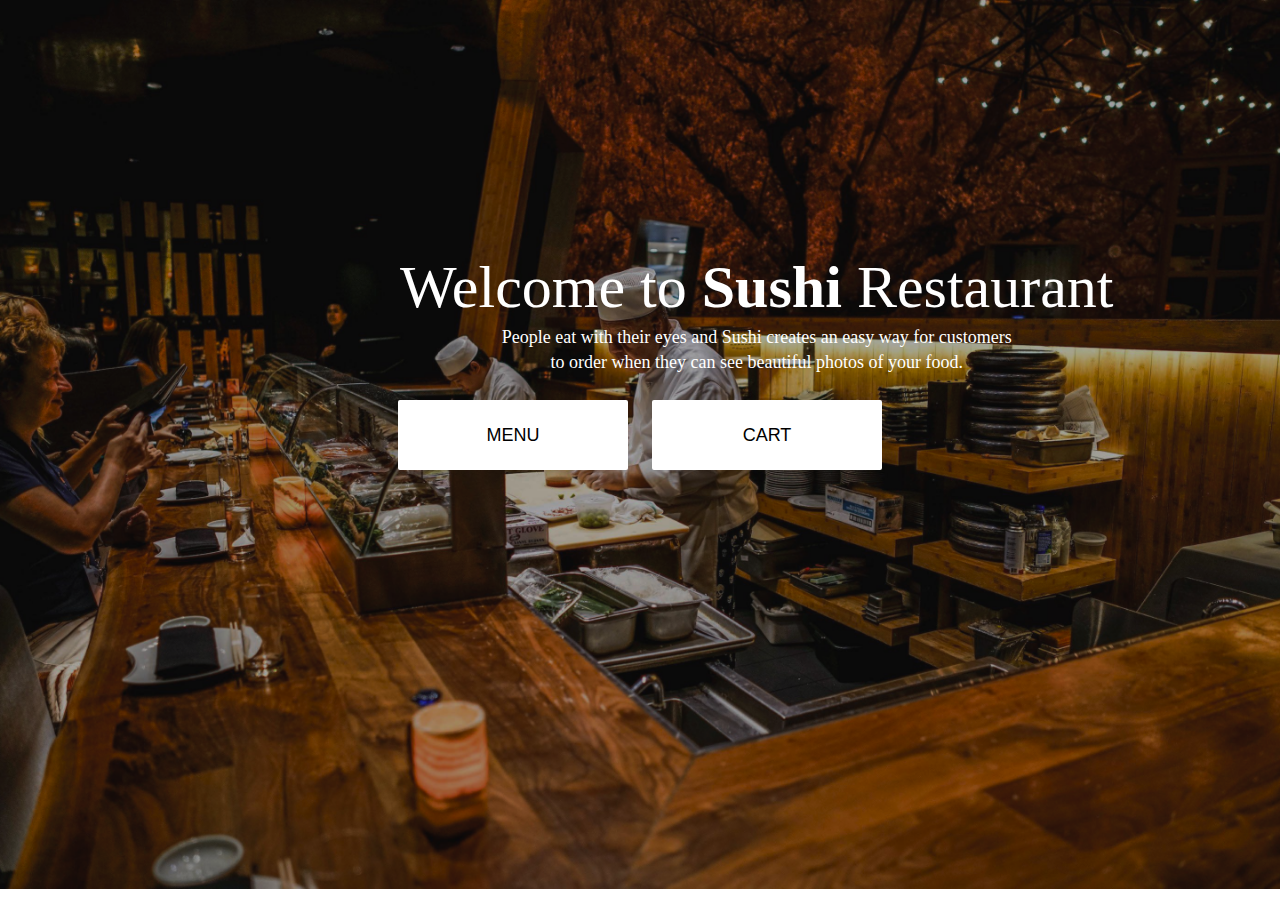
<file: index.html>
<!DOCTYPE html>
<html lang="en">
<head>
    <meta charset="UTF-8">
    <meta http-equiv="X-UA-Compatible" content="IE=edge">
    <meta name="viewport" content="width=device-width, initial-scale=1.0">
    <link rel="stylesheet" href="./CSS/style.css">
    <title>SUSHI FOODS</title>
</head>
<body>
    <main>
        <div class="background">
            <img src="./IMG/restaurant 1.png" alt="icon">
        </div>

        <div class="content">
            <h1>Welcome to <span>Sushi</span> Restaurant</h1>

            <p>People eat with their eyes and Sushi creates an easy way for customers <br>
               to order when they can see beautiful photos of your food.</p>
        </div>

        <div class="frontclick">
            <a href="menu.html"><button>MENU</button></a>
            <a href="cart.html"><button>CART</button></a>
        </div>
    </main>
</body>
</html>
</file>
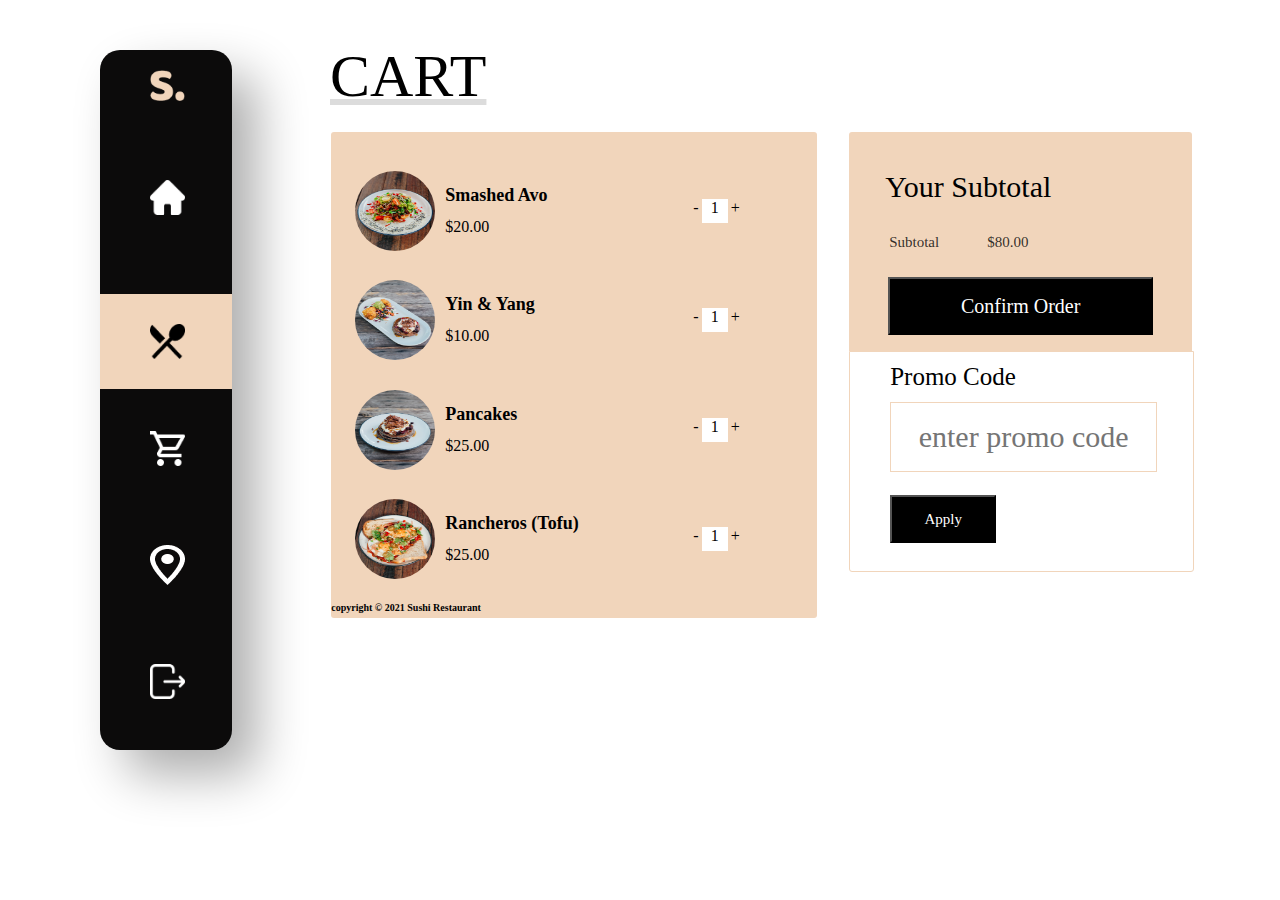
<file: cart.html>
<!DOCTYPE html>
<html lang="en">
<head>
    <meta charset="UTF-8">
    <meta http-equiv="X-UA-Compatible" content="IE=edge">
    <meta name="viewport" content="width=device-width, initial-scale=1.0">
    <title>SUSHI CART</title>
    <link rel="stylesheet" href="./CSS/cart.css">
</head>
<body>
    <main>
        <!-------------------------------------------- SIDE BAR ------------------------------------------------------- -->
        <section class="SideBar">
            <a href="index.html"><img src="./IMG/S..png" alt="#"></a> <br>
            <a href="#"><img src="./IMG/Home icon.png" alt="#"></a>
            <a href="#"><span><img src="./IMG/Cutlery.png" alt="#"><br></span> <br></a>
            <a href="#"><img src="./IMG/shopping_cart.png" alt="#"> <br></a>
            <a href="#"><img src="./IMG/Location.png" alt="#"> <br></a>
            <a href="#"><img src="./IMG/Exit Icon.png" alt="#"> <br></a>
        </section>

        <div class="text">
            <h1>CART</h1>
        </div>

    <!--------------------------------------------------------------- DISHES ---------------------------------------------------------------------->
       

    <section class="cartSection">
        <section class="sec">
            <section class="cartItems">
                <section class="cart">

                    <div class="ma">
                        <img class="cartImg" src="./IMG/Rectangle 9.png" alt="#">
                        <div>
                            <p>Smashed Avo</p>
                            <span>$20.00</span>
                        </div>
                    </div>
                    <div class="oprt">
                        <span>-</span>
                        <p>1</p>
                        <span>+</span>
                    </div>
                    <i class="fa-solid fa-xmark"></i>
                </section>
                <section class="cart">
                    <div class="ma">
                        <img class="cartImg" src="./IMG/Rectangle 10.png" alt="#">
                        <div>
                            <p>Yin & Yang</p>
                            <span>$10.00</span>
                        </div>
                    </div>
                    <div class="oprt">
                        <span>-</span>
                        <p>1</p>
                        <span>+</span>
                    </div>
                    <i class="fa-solid fa-xmark"></i>
                </section>
                <section class="cart">
                    <div class="ma">
                        <img class="cartImg" src="./IMG/Rectangle 11.png" alt="#">
                        <div>
                            <p>Pancakes</p>
                            <span>$25.00</span>
                        </div>
                    </div>
                    <div class="oprt">
                        <span>-</span>
                        <p>1</p>
                        <span>+</span>
                    </div>
                    <i class="fa-solid fa-xmark"></i>
                </section>
                <section class="cart">
                    <div class="ma">
                        <img class="cartImg" src="./IMG/Rectangle 12.png" alt="#">
                        <div>
                            <p>Rancheros (Tofu)</p>
                            <span>$25.00</span>
                        </div>
                    </div>
                    <div class="oprt">
                        <span>-</span>
                        <p>1</p>
                        <span>+</span>
                    </div>
                    <i class="fa-solid fa-xmark"></i>
                </section>
            </section>

            <section class="cartTotal">
                <section class="price">
                    <h1>Your Subtotal</h1>
                    <div  class="total">
                        <p>Subtotal</p>
                        <span>$80.00</span>
                    </div>
                    <div class="click1"><a href="#"><button class="btn1">Confirm Order</button></a></div>
                </section>
                <section class="price promo">
                    <form action="#">
                        <label for="Promo code">Promo Code</label>
                        <input type="text" placeholder="enter promo code">
                        <div><a href="#"><button class="btn2">Apply</button></a></div>
                    </form>
                </section>
            </section>
        </section>
        <p class="footer">copyright &copy; 2021 Sushi Restaurant</p>
    </section>
</section>
    </main>
</body>
</html>
</file>
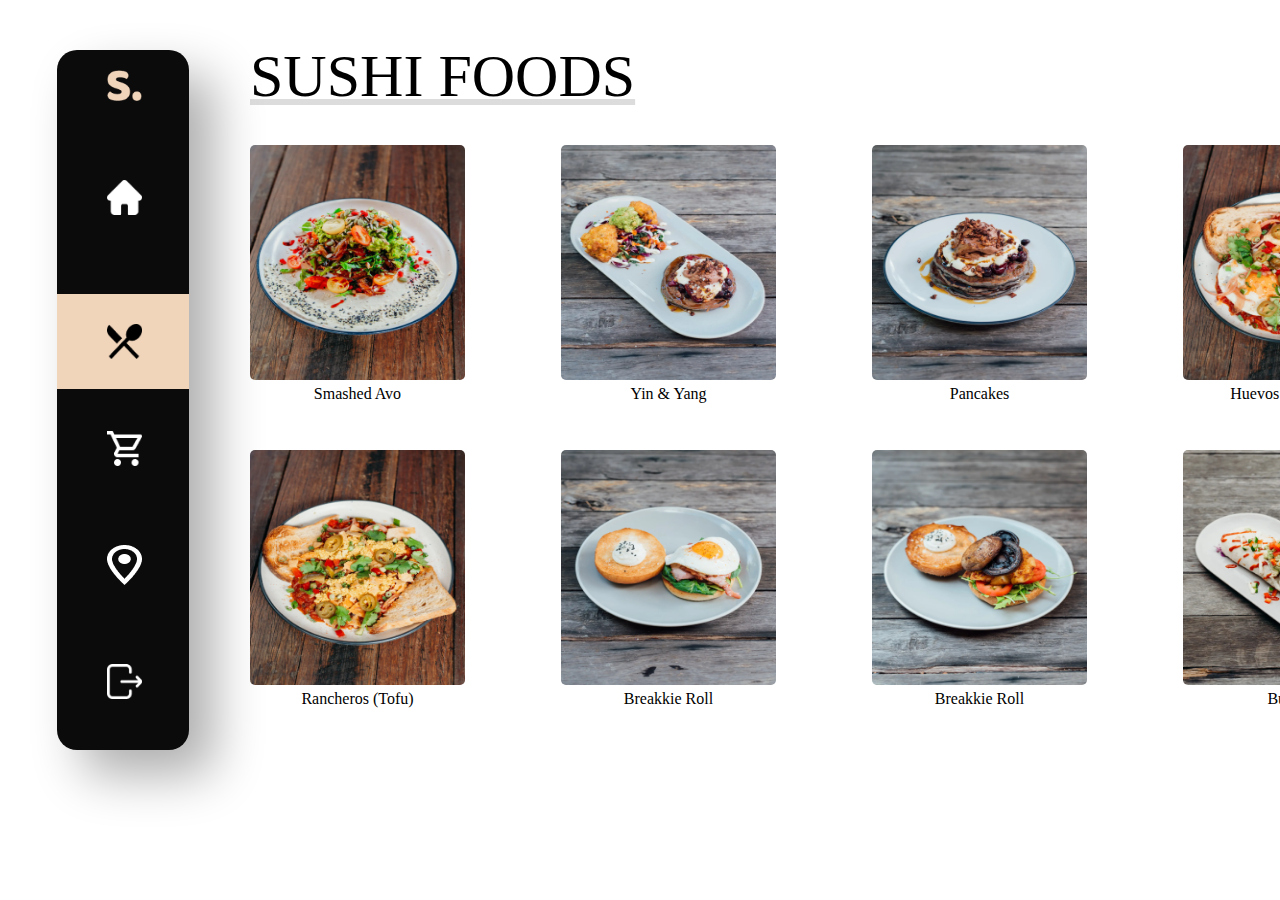
<file: menu.html>
<!DOCTYPE html>
<html lang="en">
<head>
    <meta charset="UTF-8">
    <meta http-equiv="X-UA-Compatible" content="IE=edge">
    <meta name="viewport" content="width=device-width, initial-scale=1.0">
    <title>SUSHI MENU</title>
    <link rel="stylesheet" href="./CSS/menu.css">
</head>
<body>
    <main>
        <!-------------------------------------------- SIDE BAR ------------------------------------------------------- -->
        <section class="SideBar">
            <a href="index.html"><img src="./IMG/S..png" alt="#"></a> <br>
            <a href="#"><img src="./IMG/Home icon.png" alt="#"></a>
            <a href="#"><span><img src="./IMG/Cutlery.png" alt="#"><br></span> <br></a>
            <a href="#"><img src="./IMG/shopping_cart.png" alt="#"> <br></a>
            <a href="#"><img src="./IMG/Location.png" alt="#"> <br></a>
            <a href="#"><img src="./IMG/Exit Icon.png" alt="#"> <br></a>
        </section>

        <div class="text">
            <h1>SUSHI FOODS</h1>
        </div>

            <!-------------------------------------------- DISHES ------------------------------------------------------- -->
        <div class="food">
            <section class="dishesUp">
                <a href="#">
                    <div>
                        <img src="./IMG/Rectangle 9.png" alt="#"> <br>
                        <p>Smashed Avo</p>
                    </div>
                </a>
    
                <a href="#">
                    <div>
                        <img src="./IMG/Rectangle 10.png" alt="#"> <br>
                        <p>Yin & Yang</p>  
                    </div>
                </a>
    
                <a href="#">
                    <div>
                        <img src="./IMG/Rectangle 11.png" alt="#"> <br>
                        <p>Pancakes</p>
                    </div>
                </a>
                
                <a href="">
                    <div>
                        <img src="./IMG/Rectangle 12.png" alt="#"> <br>
                        <p>Huevos Rancheros</p>
                    </div>
                </a> 
            </section>
                
                <!-------------------------------------------- DISHES DOWN------------------------------------------------------- -->
            <section class="dishesDown">
                <a href="">
                    <div>
                        <img src="./IMG/Rectangle 13.png" alt="#"> <br>
                        <p>Rancheros (Tofu)</p> 
                    </div>
                </a>
    
                <a href="">
                    <div>
                        <img src="./IMG/Rectangle 14.png" alt="#"> <br>
                        <p>Breakkie Roll</p>
                    </div>
                </a>
    
                <a href="">
                    <div>
                        <img src="./IMG/Rectangle 15.png" alt="#"> <br>
                        <p>Breakkie Roll</p>
                    </div>
                </a>
    
                <a href="#">
                    <div>
                        <img src="./IMG/Rectangle 16.png" alt="#"> <br>
                        <p>Burrito</p>
                    </div>
                </a>
            </div>
        </section>

    </main>
</body>
</html>
</file>
<file: CSS/style.css>
*{
    padding: 0;
    margin: 0;
}
main{
    position: relative;
    height: 100vh;
    overflow: hidden;
}
.background img{
    width: 100%;
    position: absolute;
}

.content{
    position: absolute;
    top: 250px;
    left: 400px;
}

.content h1{
    font-family: 'Mulish';
    font-style: normal;
    font-weight: 400;
    font-size: 60px;
    text-align: center;
    line-height: 75px;
    color: #FFFFFF;
}

.content h1 span{
    font-weight: bolder;
}

.content p{
    font-family: 'Mulish';
    font-style: normal;
    font-weight: 100;
    font-size: 18px;
    line-height: 25px;
    color: #FFFFFF;
    text-align: center;
}
.frontclick{
    position: relative;
    text-align: center;
    margin-top: 400px;
}

button{
    width: 230px;
    height: 70px;
    border-radius: 2px;
    background: #FFFFFF;
    color: black;
    font-size: 18px;
    font-weight: lighter;
    border: none;
    margin: 0 10px;
    cursor: pointer;
}

button a{
    text-decoration: none;
    color: #000;
}

button:hover{
    border: 2px solid blue;
}


/* ------------------------------ MENU PAGE SECTION -------------------------- */
</file>
<file: CSS/cart.css>
*{
    padding: 0;
    margin: 0;
}
/* ---------------------------------------------------------------------- MAIN -------------------------------------------------------------- */

main{
    background: #ffff;
    position: relative;
    height: 100vh;
    overflow: hidden; 
}

main .text h1{
    padding-left: 330px;
    margin-top: -705px;
    font-family: 'Mulish';
    font-style: normal;
    font-weight: 400;
    font-size: 60px;
    line-height: 63px;
    font-weight: 600px;
    text-decoration: underline gainsboro;
}

/* ----------------------------------------------------------------- SIDE BAR ----------------------------------------------------------------- */
.SideBar{
    background: #0C0B0B;
    flex-direction: column; 
    width: 200px;
    height: 400px;
    box-sizing: border-box;
    box-shadow: 30px, 25px, 50px, rgb(39, 4, 4);
    position: relative;
    width: 132px;
    height: 700px;
    margin-left: 100px;
    margin-top: 50px;
    border-radius: 20px;
    color: #F1D5BB;
    box-shadow: 25px 25px 50px rgb(174, 174, 174);
}

.SideBar img{
    margin-top: 20px;
    padding: 0 50px 55px;
    width: 35px;
}

.SideBar span img{
    background: #F1D5BB;
    padding-bottom: 30px;
    padding-top: 30px;
    padding-right: 47px;
}

/* -------------------------------------------------------------------- DISH -------------------------------------------------------------------- */
.cartItems{
    width: 438px;
    height: 438px;
    background: #F1D5BB;
    border-radius: 3px;
    margin-top: .5rem;
    padding: 1.5em;
    display: flex;
    flex-direction: column;
    justify-content: space-around;
}
.rec{
    width: 110px;
    height: 4px;
    background: #F1D5BB;
}
.menuIcon{
    width: 100px;
    height: 100px;
    background: #F1D5BB;
}
.menuIcon img{
    margin-left: 50%;
    margin-top: 50%;
    transform: translate(-50%, -50%);
}
.cartSection{
    margin-left: 20.7rem;
    margin-top: 1rem;
    position: relative;
}
.sec{
    display: flex;
    gap: 2rem;
}
.cartSection h1{
    font-family: 'Mulish';
    font-style: normal;
    font-weight: 400;
    font-size: 40px;
    line-height: 63px;
}
.cartTotal{
    display: flex;
    flex-direction: column;
    margin-top: .5rem;
}
.price{
    width: 343px;
    height: 219px;
    background: #F1D5BB;
    border-radius: 3px 3px 0 0;
}
.promo{
    width: 343px;
    height: 219px;
    background: #FFFFFF;
    border: 1px solid #F1D5BB;
    border-radius: 0 0 3px 3px;
    /* padding: 1.5em; */
}
.btn1{
    width: 265px;
    height: 58px;
    background: #000000;
    color: #fff;
    font-family: 'Mulish';
    font-style: normal;
    font-weight: 400;
    font-size: 20px;
    line-height: 38px;
    margin-top: .8em;
    cursor: pointer;
}
.total{
    display: flex;
    gap: 3em;
    margin-left: 2.5em;
    margin-top: .7em;
}
.total p, .total span{
    font-family: 'Mulish';
    font-style: normal;
    font-weight: 400;
    font-size: 15px;
    line-height: 38px;
    color: rgba(0, 0, 0, 0.8);
}
.price h1{
    font-family: 'Mulish';
    font-style: normal;
    font-weight: 400;
    font-size: 30px;
    line-height: 50px;
    color: #000000;
    margin-left: 1.2em;
    margin-top: 1em;
}
.click1{
    text-align: center;
}
form{
    display: flex;
    flex-direction: column;
    padding-left: 2.5em;
}
input{
    width: 265px;
    height: 68px;
    background: #FFFFFF;
    border: 1px solid #F1D5BB;
    font-family: 'Mulish';
    font-style: normal;
    font-weight: 200;
    font-size: 30px;
    line-height: 38px;
    text-align: center;
}
label{
    font-family: 'Mulish';
    font-style: normal;
    font-weight: 400;
    font-size: 25px;
    line-height: 50px;
    color: #000000;
}
.btn2{
    width: 106px;
    height: 48px;
    background: #000000;
    font-family: 'Mulish';
    font-style: normal;
    font-weight: 400;
    font-size: 15px;
    line-height: 38px;
    color: #FFFFFF;
    margin-top: 1.5em;
    cursor: pointer;
}
.footer{
    bottom: 0.5em;
    font-family: 'Mulish';
    font-style: normal;
    font-weight: 600;
    font-size: 10px;
    color: #000000;
    position: absolute;
}
.cartImg{
    width: 80px;
    height: 80px;
    border-radius: 50px;
}
.ma{
    display: flex;
    gap: 10px;
    font-family: 'Mulish';
    font-style: normal;
    font-weight: 600;
    font-size: 18px;
    line-height: 31px;
    color: #000000;
    align-items: center;
    width: 65%;
}
.ma span{
    font-family: 'Mulish';
    font-style: normal;
    font-weight: 400;
    font-size: 16px;
    line-height: 25px;
    color: #000000;

}
.oprt p{
    width: 26px;
    height: 24px;
    background: #FFFFFF;
    text-align: center;
}
.cart{
    display: flex;
    justify-content: space-between;
    align-items: center;
}
.oprt{
    display: flex;
    gap: 3px;
}
</file>
<file: CSS/menu.css>
*{
    padding: 0;
    margin: 0;
}
/* ---------------------------------------------------------------------- MAIN -------------------------------------------------------------- */

main{
    background: #ffff;
    position: relative;
    height: 100vh;
    overflow: hidden; 
}

main .text h1{
    padding-left: 250px;
    margin-top: -705px;
    font-family: 'Mulish';
    font-style: normal;
    font-weight: 400;
    font-size: 60px;
    line-height: 63px;
    font-weight: 600px;
    text-decoration: underline gainsboro;
}
/* main .text h1{

} */


/* ----------------------------------------------------------------- SIDE BAR ----------------------------------------------------------------- */
.SideBar{
    background: #0C0B0B;
    flex-direction: column; 
    width: 200px;
    height: 400px;
    box-sizing: border-box;
    box-shadow: 30px, 25px, 50px, rgb(39, 4, 4);
    position: relative;
    width: 132px;
    height: 700px;
    margin-left: 57px;
    margin-top: 50px;
    border-radius: 20px;
    color: #F1D5BB;
    box-shadow: 25px 25px 50px rgb(174, 174, 174);
}

.SideBar img{
    margin-top: 20px;
    padding: 0 50px 55px;
    width: 35px;
}

.SideBar span img{
    background: #F1D5BB;
    padding-bottom: 30px;
    padding-top: 30px;
    padding-right: 47px;
}

/* ------------------------------------------------------------------- DISHES ---------------------------------------------------------------------- */
.dishesUp{
    display: flex;
    position: absolute;
    gap: 6rem;
    left: 250px;
    top: 145px;
}

.dishesUp img{
    width: 215px;
    height: 235px;
    border-radius: 5px;
}

.dishesUp p{
    line-height: 20px;
    font-size: 16px;
    font-family: 'Mulish'; 
    text-align: center;
}

.dishesUp a{
    text-decoration: none;
    color: black;
    cursor: pointer;
}

.dishesUp a:hover{
    color: blue;
}

.dishesDown{
    display: flex;
    position: absolute;
    gap: 6rem;
    left: 250px;
    top: 450px;
}

.dishesDown img{
    width: 215px;
    height: 235px;
    border-radius: 5px;
}

.dishesDown p{
    line-height: 20px;
    font-size: 16px;
    font-family: 'Mulish'; 
    text-align: center;
}

.dishesDown a{
    text-decoration: none;
    color: black;
    cursor: pointer;
}

.dishesDown a:hover{
    color: blue;
}
</file>
